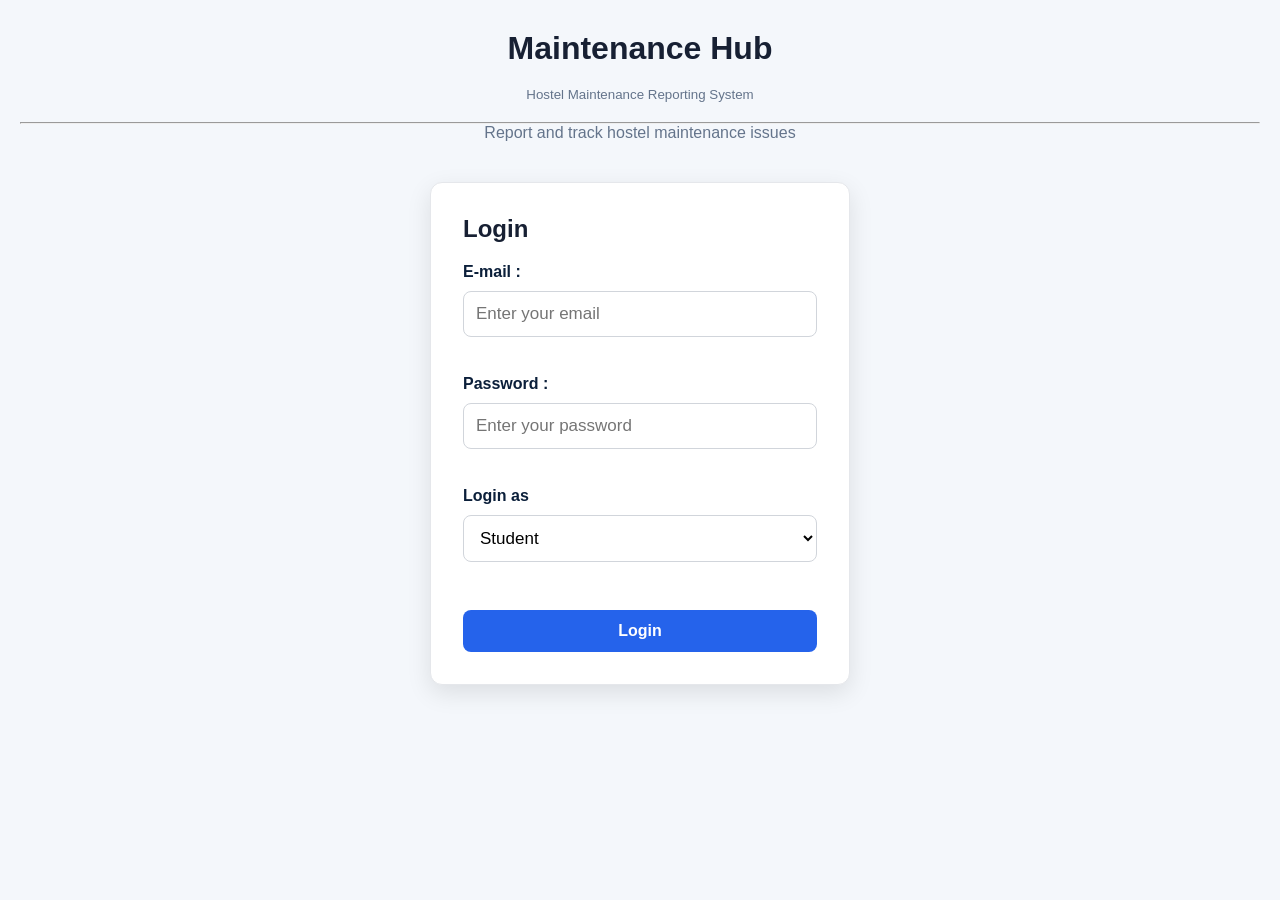
<file: index.html>
<!doctype html>
<html lang="en">

<head>
  <meta charset="UTF-8" />
  <meta name="viewport" content="width=device-width, initial-scale=1.0" />
  <title>Maintenance Hub</title>
  <link rel="stylesheet" href="css/style.css" />
</head>

<body>
  <h1>Maintenance Hub</h1>

  <small>Hostel Maintenance Reporting System</small>

  <hr />

  <p>Report and track hostel maintenance issues</p>


  <div class="login-card">

    <h2 class="login-title">Login</h2>

    <form id="loginForm">

      <div class="form-group">
        <label for="Email">E-mail :</label>
        <input type="email" id="Email" placeholder="Enter your email" name="email" />
      </div>

      <br />

      <div class="form-group">
        <label for="Password">Password :</label>
        <input type="password" id="Password" placeholder="Enter your password" name="password" required />
      </div>

      <br />

      <div class="form-group">
        <label for="Role">Login as</label>

        <select id="role" name="role">
          <option value="student">Student</option>
          <option value="admin">Admin</option>
        </select>

      </div>

      <br />


      <button type="submit">Login</button>

    </form>


  </div>


  <script src="js/script.js"></script>
  </script>



</body>

</html>
</file>
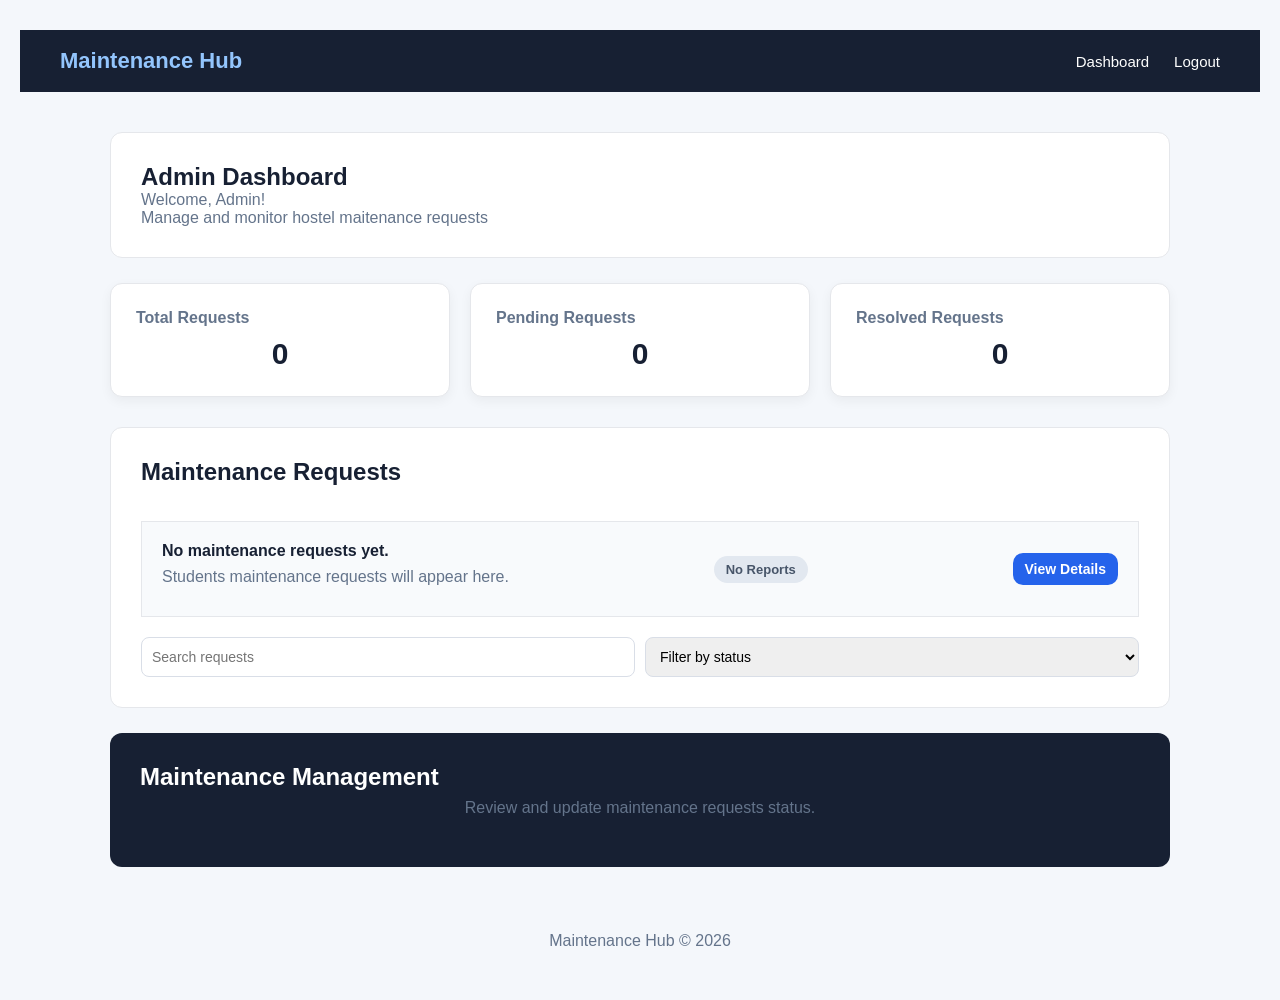
<file: pages/admin-dashboard.html>
<!doctype html>
<html lang="en">
  <head>
    <meta charset="UTF-8" />
    <meta name="viewport" content="width=device-width, initial-scale=1.0" />
    <title>Admin Dashboard</title>
    <link rel="stylesheet" href="../css/style.css" />
  </head>

  <body>
    <header class="navbar">
      <div class="logo">Maintenance Hub</div>

      <nav class="nav-links">
        <a href="admin-dashboard.html">Dashboard</a>
        <a href="../index.html">Logout</a>
      </nav>
    </header>

    <main class="dashboard-container">
      <section class="welcome-section">
        <h2>Admin Dashboard</h2>
        <p>
          Welcome, Admin! <br />Manage and monitor hostel maitenance requests
        </p>
      </section>
      <section class="stats-container">
        <div class="stat-box">
          <h3>Total Requests</h3>
          <p>0</p>
        </div>

        <div class="stat-box">
          <h3>Pending Requests</h3>
          <p>0</p>
        </div>

        <div class="stat-box">
          <h3>Resolved Requests</h3>
          <p>0</p>
        </div>
      </section>

      <section class="recent-section">
        <div class="section-heading">
          <h2>Maintenance Requests</h2>
        </div>

        <div class="report-item" id="adminReport">
          <div>
            <h3>No maintenance requests yet.</h3>
            <p>Students maintenance requests will appear here.</p>
          </div>

          <span class="status">No Reports</span>
          <a href="#" class="view-button">View Details</a>
        </div>

        <div class="request-controls">
            <input type="text" placeholder="Search requests" />
            <select>
              <option value="">Filter by status</option>
              <option value="pending">Pending</option>
              <option value="resolved">Resolved</option>
            </select>
        </div>

      </section>

      <section class="action-section">
        <h2>Maintenance Management</h2>
        <p>Review and update maintenance requests status.</p>
      </section>
    </main>

    <footer class="footer">
        <p>Maintenance Hub &copy; 2026</p>
    </footer>
    <script src="../js/script.js"></script>
  </body>
</html>
</file>
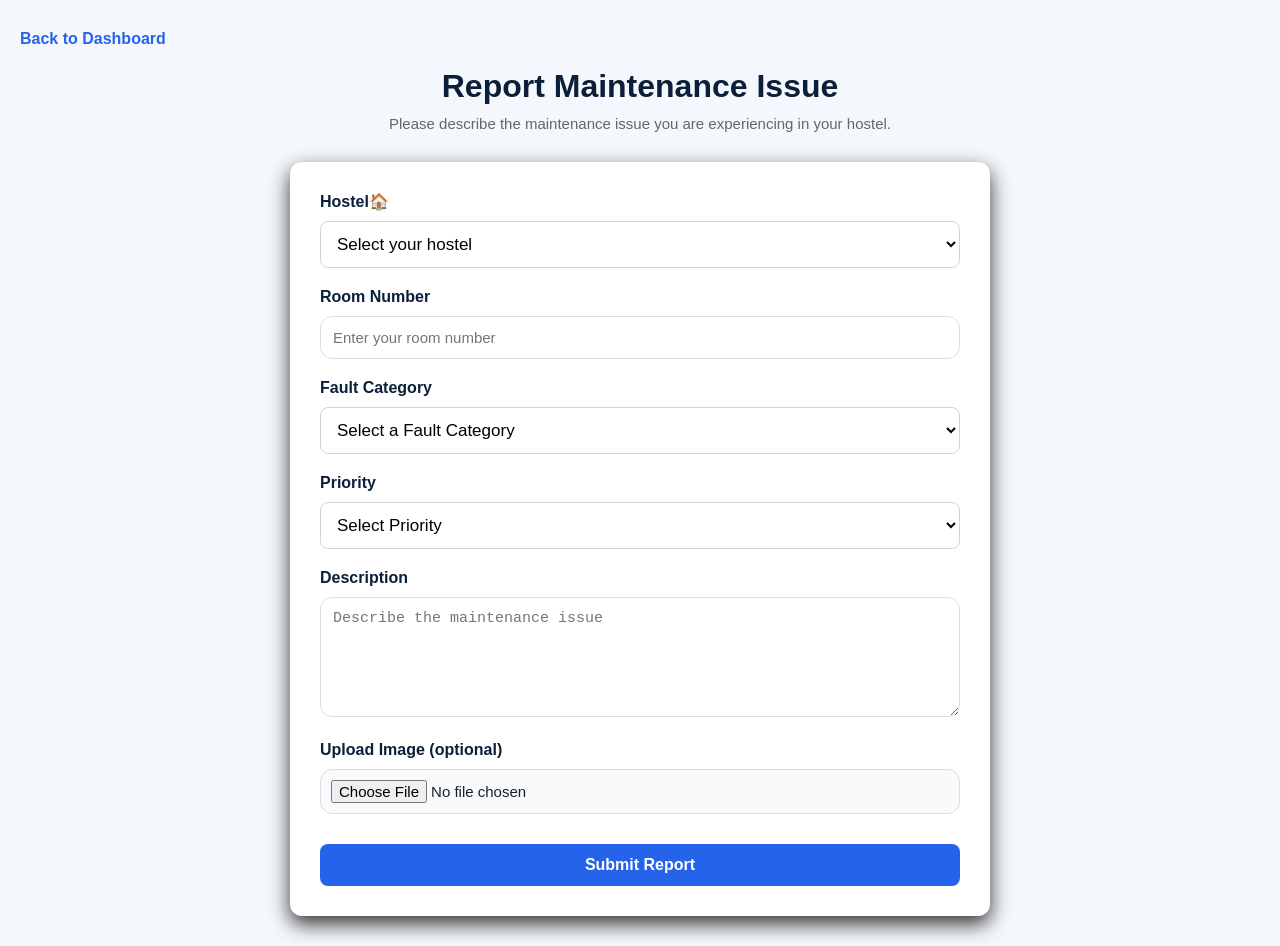
<file: pages/report.html>
<!doctype html>
<html lang="en">
  <head>
    <meta charset="UTF-8" />
    <meta name="viewport" content="width=device-width, initial-scale=1.0" />
    <title>Report Issue</title>
    <link rel="stylesheet" href="../css/style.css" />
  </head>
  <body>
    <a href="student-dashboard.html" class="back-link">Back to Dashboard</a>
    <header class="page-header">
      <h1>Report Maintenance Issue</h1>
      <p>
        Please describe the maintenance issue you are experiencing in your
        hostel.
      </p>
    </header>
    <main class="report-container">
      <form class="report-form" id="reportForm" >
        <div class="form-group">
          <label for="hostel🏠">Hostel🏠</label>
          <select name="hostel" id="hostel" required>
            <option value="">Select your hostel</option>
            <option value="hostel-a">Hostel A</option>
            <option value="hostel-b">Hostel B</option>
            <option value="hostel-c">Hostel C</option>
            <option value="hostel-d">Hostel D</option>
            <option value="hostel-e">Hostel E</option>
          </select>
        </div>
        <div class="form-group">
          <label for="room">Room Number</label>
          <input
            type="text"
            name="room"
            id="room"
            placeholder="Enter your room number"
            required
          />
        </div>
        <div class="form-group">
          <label for="category">Fault Category</label>
          <select name="category" id="category" required>
            <option value="">Select a Fault Category</option>
            <option value="electrical">Electrical</option>
            <option value="plumbing">Plumbing</option>
            <option value="furniture">Furniture</option>
            <option value="internet">Internet</option>
            <option value="other">Other</option>
          </select>
        </div>
        <div class="form-group">
          <label for="priority">Priority</label>
          <select name="priority" id="priority" required>
            <option value="">Select Priority</option>
            <option value="low">Low</option>
            <option value="medium">Medium</option>
            <option value="high">High</option>
          </select>
        </div>
<div class="form-group">
          <label for="description">Description</label>
          <textarea
            name="description"
            id="description"
            placeholder="Describe the maintenance issue "
            required
          ></textarea>
        </div>
        <div class="form-group">
          <label for="image">Upload Image (optional)</label>
          <input type="file" name="image" id="image" accept="image/*" />
        </div>
        <button type="submit" class="submit-button">Submit Report</button>
      </form>
    </main>
    <script src="../js/script.js"></script>
  </body>
</html>
</file>
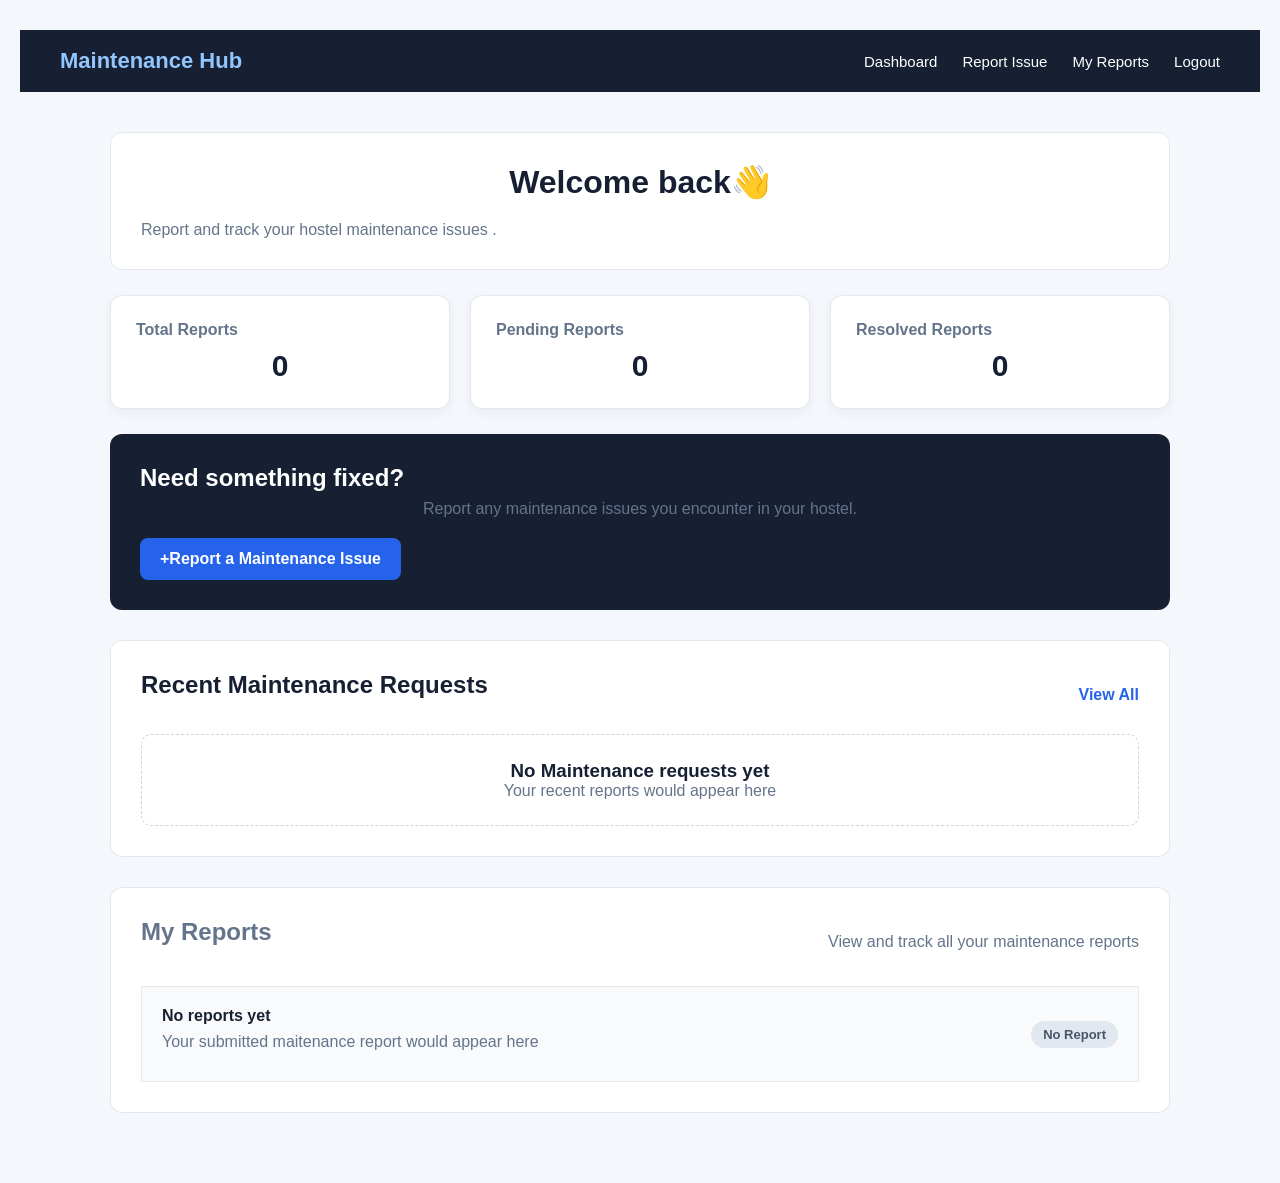
<file: pages/student-dashboard.html>
<!doctype html>
<html lang="en">
  <head>
    <meta charset="UTF-8" />
    <meta name="viewport" content="width=device-width, initial-scale=1.0" />
    <title>Student Dashboard</title>
    <link rel="stylesheet" href="../css/style.css" />
  </head>
  <body>
    <header class="navbar">
      <div class="logo">Maintenance Hub</div>

      <nav class="nav-links">
        <a href="student-dashboard.html">Dashboard</a>
        <a href="report.html">Report Issue</a>
        <a href="#myreports">My Reports</a>
        <a href="../index.html">Logout</a>
      </nav>
    </header>

    <main class="dashboard-container">
      <section class="welcome-section">
        <h1>Welcome back👋</h1>
        <p>Report and track your hostel maintenance issues .</p>
      </section>

      <section class="stats-container">
        <div class="stat-box">
          <h3>Total Reports</h3>
          <p>0</p>
        </div>

        <div class="stat-box">
          <h3>Pending Reports</h3>
          <p>0</p>
        </div>

        <div class="stat-box">
          <h3>Resolved Reports</h3>
          <p>0</p>
        </div>
      </section>

      <section class="action-section">
        <h2>Need something fixed?</h2>
        <p>Report any maintenance issues you encounter in your hostel.</p>
        <a href="report.html" class="report-button"
          >+Report a Maintenance Issue</a
        >
      </section>

      <section class="recent-section">
        <div class="section-heading">
          <h2>Recent Maintenance Requests</h2>
          <a href="#myreports">View All</a>
        </div>

        <div class="recent-request">
          <h3>No Maintenance requests yet</h3>
          <p>Your recent reports would appear here</p>
        </div>
      </section>

      <section class="my-reports-section" id="myreports">
        <div class="section-heading">
          <h2>My Reports</h2>
          <p>View and track all your maintenance reports</p>
        </div>

        <div class="report-list">
          <div class="report-item">
            <div>
              <h3>No reports yet</h3>
              <p>Your submitted maitenance report would appear here</p>
            </div>
            <span class="status">No Report</span>
          </div>
        </div>
      </section>
    </main>
    <script src="../js/script.js"></script>
  </body>
</html>
</file>
<file: css/style.css>
* {
  margin: 0;
  padding: 0;
  box-sizing: border-box;
}
body {
  font-family: Arial, sans-serif;
  background-color: #f4f7fb;
  color: #172033;
  min-height: 100vh;
  padding: 30px 20px;
}
h1 {
  font-size: 32px;
  text-align: center;
  color: #172033;
  margin-bottom: 20px;
}
small {
  display: block;
  text-align: center;
  margin-bottom: 20px;
  color: #64748b;
}
p {
  text-align: center;
  color: #64748b;
  font-size: 16px;
  margin-bottom: 20px;
}
.login-card {
  width: 100%;
  max-width: 420px;
  margin: 40px auto;
  padding: 32px;
  background-color: white;
  border-radius: 12px;
  box-shadow: 0px 8px 24px rgba(0, 0, 0, 0.1);
  border: 1px solid #e5e7eb;
}
.login-title {
  font-size: 24px;
  margin-bottom: 20px;
  font-weight: 600;
  color: #172033;
}
.form-group {
  margin-bottom: 15px;
}
.form-group label {
  display: block;
  margin-bottom: 8px;
  font-weight: 600;
  color: #172033;
}
.form-group input {
  font-size: 17px;
  width: 100%;
  padding: 12px;
  border: 1px solid #d1d5db;
  border-radius: 8px;
}
.form-group input:focus,
.form-group select:focus {
  border-color: #2563eb;
  outline: none;
}
.form-group select {
  width: 100%;
  padding: 12px;
  border: 1px solid #d1d5db;
  border-radius: 8px;
  background-color: white;
  cursor: pointer;
  font-size: 17px;
}
.login-card button {
  width: 100%;
  padding: 12px;
  background-color: #2563eb;
  color: white;
  border: none;
  border-radius: 8px;
  font-size: 16px;
  cursor: pointer;
  font-weight: 600;
  margin-top: 10px;
  transition: background-color 0.3s ease;
}
.login-card button:hover {
  background-color: #1d4ed8;
}
.login-card button:active {
  transform: scale(0.98);
}
.login-card button:focus {
  outline: 2px solid #93c5fd;
  outline-offset: 2px;
}

/*Dashboard Navigation*/
.navbar {
  display: flex;
  justify-content: space-between;
  align-items: center;
  background-color: #172033;
  padding: 18px 40px;
  color: white;
}
.navbar,
.logo {
  font-size: 22px;
  font-weight: 700;
}
.navbar,
.nav-links {
  display: flex;
  gap: 25px;
}
.navbar,
.nav-links a {
  color: white;
  text-decoration: none;
  font-size: 15px;
  font-weight: 500;
}
.navbar,
.nav-links a:hover {
  color: #93c5fd;
}
.dashboard-container {
  width: 100%;
  max-width: 1100px;
  margin: 0 auto;
  padding: 40px 20px;
}
.welcome-section {
  background-color: white;
  padding: 30px;
  border-radius: 12px;
  margin-bottom: 25px;
  border: 1px solid #e5e7eb;
}
.welcome-section p {
  text-align: left;
  margin-bottom: 0;
  color: #64748b;
}
.stats-container {
  display: flex;
  gap: 20px;
  margin-bottom: 25px;
}
.stat-box {
  flex: 1;
  background-color: white;
  padding: 25px;
  border-radius: 12px;
  box-shadow: 0px 4px 12px rgba(0, 0, 0, 0.05);
  border: 1px solid #e5e7eb;
}
.stat-box h3 {
  font-size: 16px;
  margin-bottom: 10px;
  color: #64748b;
}
.stat-box p {
  font-size: 30px;
  font-weight: 700;
  color: #172033;
  margin-bottom: 0;
}
.action-section {
  background-color: #172033;
  color: white;
  padding: 30px;
  border-radius: 12px;
  margin-bottom: 25px;
}
.action-section h2 {
  font-size: 24px;
  margin-bottom: 8px;
}
.action-group p {
  text-align: left;
  color: #cbd5e1;
  margin-bottom: 20px;
}
.report-button {
  display: inline-block;
  background-color: #2563eb;
  color: white;
  padding: 12px 20px;
  border-radius: 8px;
  text-decoration: none;
  font-weight: 600;
  transition: background-color 0.3s ease;
}
.report-button:hover {
  background-color: #1d4ed8;
}
.recent-section {
  background-color: white;
  padding: 30px;
  border-radius: 12px;
  border: 1px solid #e5e7eb;
  margin-bottom: 25px;
}
.section-heading h2 {
  display: flex;
  justify-content: space-between;
  align-items: center;
  margin-bottom: 20px;
}
.section-heading a {
  color: #2563eb;
  text-decoration: none;
  font-weight: 600;
}
.section-heading a:hover {
  text-decoration: underline;
}
.recent-request {
  padding: 25px;
  text-align: center;
  background-color: #f8fafc;
  border-radius: 8px;
  border: 1px dashed #cbd5e1;
}
.my-reports-section {
  background-color: white;
  padding: 30px;
  border-radius: 12px;
  border: 1px solid #e5e7eb;
  margin-bottom: 25px;
}
.my-reports-section,
.section-heading p {
  color: #64748b;
  text-align: left;
  margin-bottom: 0;
}
.report-item h3 {
  font-size: 16px;
  margin-bottom: 8px;
  color: #172033;
}
.status {
  background-color: #fef3c7;
  color: 92400e;
  padding: 6px 12px;
  border-radius: 20px;
  font-size: 14px;
  font-weight: 600;
}
@media (max-width: 768px) {
  .stats-container {
    flex-direction: column;
  }
  .navbar,
  .nav-links {
    gap: 15px;
    flex-wrap: wrap;
    justify-content: center;
  }
  .navbar {
    flex-direction: column;
    gap: 15px;
    padding: 20px;
  }
  .dashboard-container {
    padding: 25px 15px;
  }
}

/*Recent Maintenance Requests*/
.recent-section {
  margin-top: 30px;
}
.section-heading {
  display: flex;
  justify-content: space-between;
  align-items: center;
  margin-bottom: 15px;
}
.recent-request {
  background-color: white;
  padding: 25px;
  border-radius: 10px;
  border: 1px dashed #cbd5e1;
  text-align: center;
}
.recent-request p {
  color: #64748b;
  margin-bottom: 0;
}
.my-reports-section {
  background-color: white;
  padding: 30px;
  border-radius: 12px;
  border: 1px solid #e5e7eb;
  margin-top: 30px;
}
.my-reports-section,
.section-heading p {
  text-align: left;
  color: #64748b;
  margin-bottom: 0;
}
.report-list {
  margin-top: 20px;
}
.report-item {
  display: flex;
  justify-content: space-between;
  align-items: center;
  padding: 20px;
  background-color: #f8fafc;
  border: 1px solid #e5e7eb;
}
.status {
  background-color: #e2e8f0;
  color: #475569;
  padding: 6px 12px;
  border-radius: 20px;
  font-size: 13px;
  font-weight: 600;
}
.report-item p {
  color: #64748b;
  margin-bottom: 10px;
}
/*Report Page Header*/
.page-header {
  text-align: center;
  margin-bottom: 30px;
}
.page-header h1 {
  color: #0b1f3a;
  margin-bottom: 10px;
}
.page-header p {
  color: #666;
  font-size: 15px;
}
/*Report Form Card*/
.report-form {
  background-color: #ffffff;
  padding: 30px;
  border-radius: 12px;
  max-width: 700px;
  margin: 0 auto;
  box-shadow: 0 8px 20px rgba(0, 0, 0, 0.8);
}
.form-group {
  margin-bottom: 20px;
}
.form-group label {
  display: block;
  margin-bottom: 10px;
  font-weight: 600;
  color: #0b1f3a;
}
.report-form input,
report-form select,
.report-form textarea {
  width: 100%;
  padding: 12px;
  border: 1px solid #d9dee7;
  border-radius: 12px;
  font-size: 15px;
  box-sizing: border-box;
}
.report-form textarea {
  min-height: 120px;
  resize: vertical;
}
.report-form input:focus,
.report-form select:focus,
.report-form textarea:focus {
  border-color: #2563eb;
  outline: none;
}
.submit-button {
  background-color: #2563eb;
  color: white;
  padding: 12px;
  border-radius: 8px;
  width: 100%;
  border: none;
  font-size: 16px;
  margin-top: 10px;
  transition: background-color 0.3s ease;
  font-weight: 600;
}
.submit-button:hover {
  background-color: #1d4ed8;
}
@media (max-width: 768px) {
  .report-form {
    padding: 20px;
  }
  .report-container {
    padding: 25px 15px;
  }
  .report-form input,
  .report-form select,
  .report-form textarea {
    font-size: 14px;
  }
  .request-controls {
    flex-direction: column;
  }
}
.report-form input[type="file"] {
  padding: 10px;
  background-color: #f8fafc;
  cursor: pointer;
}

.request-controls {
  display: flex;
  gap: 10px;
  margin-top: 20px;
}
.request-controls input,
.request-controls select {
  flex: 1;
  padding: 10px;
  border: 1px solid #d9dee7;
  border-radius: 8px;
  font-size: 14px;
}
.view-button {
  background-color: #2563eb;
  color: white;
  padding: 8px 12px;
  border-radius: 10px;
  font-size: 14px;
  text-decoration: none;
  font-weight: 600;
  display: inline-block;
  transition: background-color 0.3s ease;
}
.view-button:hover {
  background-color: #1d4ed8;
}
.report-item {
  gap: 10px;
}
.Footer {
  text-align: center;
  padding: 20px;
  background-color: #172033;
  color: white;
  margin-top: 40px;
  font-size: 14px;
}
.back-link {
  display: inline-block;
  margin-bottom: 20px;
  color: #2563eb;
  text-decoration: none;
  font-weight: 600;
}
.back-link:hover {
  text-decoration: underline;
}
</file>
